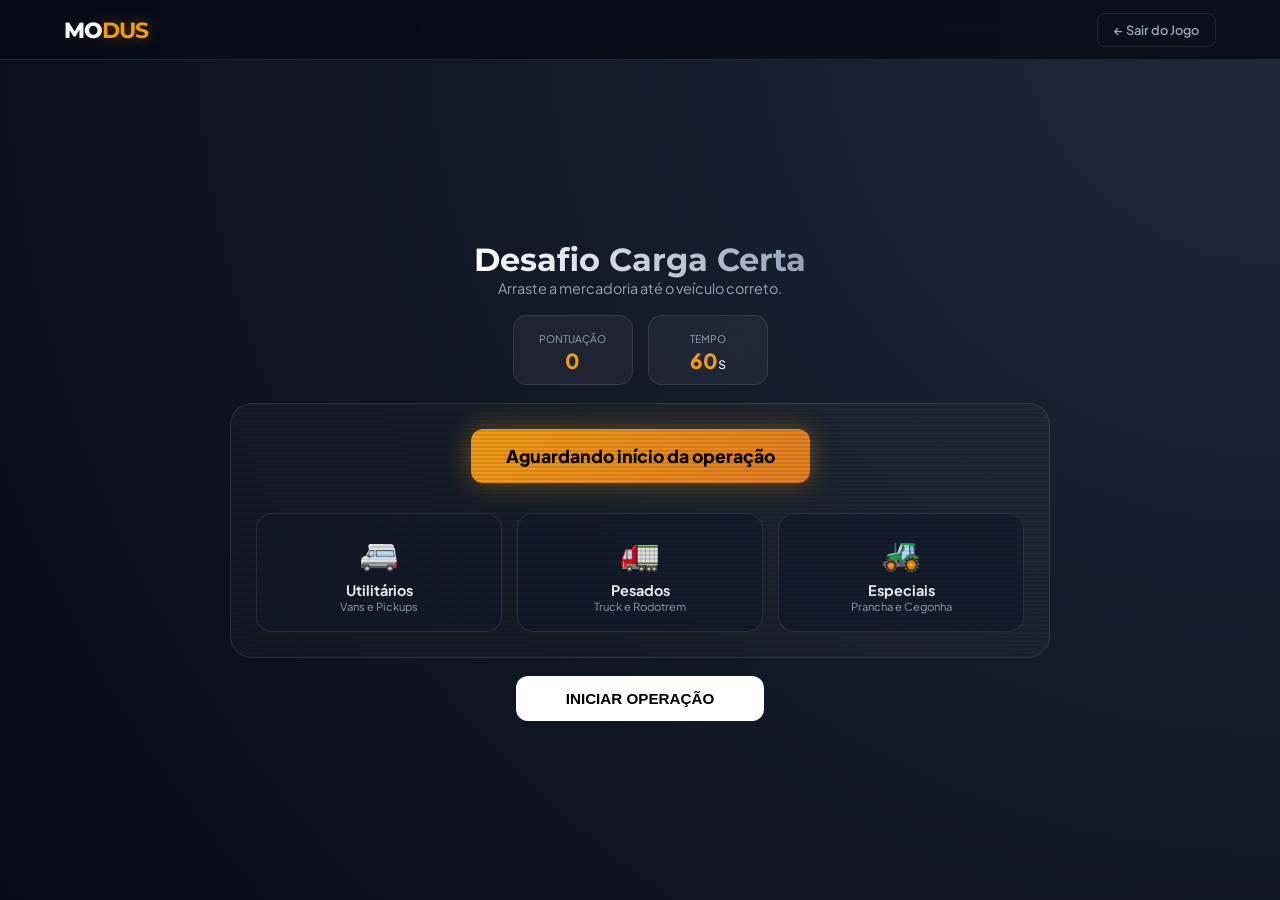
<file: game.html>
<!DOCTYPE html>
<html lang="pt-br">

<head>
    <meta charset="UTF-8">
    <meta name="viewport" content="width=device-width, initial-scale=1.0">
    <title>MODUS Game | Logística em Ação</title>

    <link href="https://fonts.googleapis.com/css2?family=Montserrat:wght@700;800&family=Open+Sans:wght@400;600&display=swap" rel="stylesheet">
    <link rel="stylesheet" href="css/game.css">
</head>

<body>

    <!-- NAV -->
    <nav class="game-nav">
        <div class="logo">MO<strong>DUS</strong></div>
        <a href="index.html" class="back-link">← Sair do Jogo</a>
    </nav>

    <!-- GAME -->
    <div class="game-wrapper">

        <header class="game-header">
            <h1>Desafio Carga Certa</h1>
            <p>Arraste a mercadoria até o veículo correto.</p>
        </header>

        <!-- STATS -->
        <div class="stats-container">
            <div class="stat-card">
                <span>Pontuação</span>
                <div id="score">0</div>
            </div>

            <div class="stat-card">
                <span>Tempo</span>
                <div><span id="timer">60</span>s</div>
            </div>
        </div>

        <!-- ARENA -->
        <div class="arena">

            <div class="cargo-box">
                <div id="drag-item" class="cargo-element" draggable="false">
                    Aguardando início da operação
                </div>
            </div>

            <div class="drop-zones">

                <div class="zone" data-target="leves">
                    <span class="icon">🚐</span>
                    <strong>Utilitários</strong>
                    <small>Vans e Pickups</small>
                </div>

                <div class="zone" data-target="pesados">
                    <span class="icon">🚛</span>
                    <strong>Pesados</strong>
                    <small>Truck e Rodotrem</small>
                </div>

                <div class="zone" data-target="especiais">
                    <span class="icon">🚜</span>
                    <strong>Especiais</strong>
                    <small>Prancha e Cegonha</small>
                </div>

            </div>
        </div>

        <!-- CONTROLES -->
        <div class="controls">
            <button id="btn-play">Iniciar Operação</button>
        </div>

    </div>

    <script src="js/game.js"></script>
</body>

</html>
</file>
<file: css/game.css>
/* MODUS GAME - ULTRA EDITION 2026 */
@import url('https://fonts.googleapis.com/css2?family=Montserrat:wght@700;800&family=Plus+Jakarta+Sans:wght@400;500;600;700&display=swap');

:root {
    --primary: #f39c12;
    --primary-glow: rgba(243, 156, 18, 0.4);
    --dark-bg: #070b14;
    --card-bg: rgba(255, 255, 255, 0.05);
    --glass-border: rgba(255, 255, 255, 0.1);
    --text-main: #f8fafc;
    --text-dim: #94a3b8;
    --accent-blue: #38bdf8;
    --success: #22c55e;
    --error: #ef4444;
}

* {
    margin: 0;
    padding: 0;
    box-sizing: border-box;
}

body {
    background: radial-gradient(circle at top right, #1e293b, #070b14);
    color: var(--text-main);
    font-family: 'Plus Jakarta Sans', sans-serif;
    height: 100vh;
    overflow: hidden;
    display: flex;
    flex-direction: column;
}

/* NAVBAR */
.game-nav {
    display: flex;
    justify-content: space-between;
    align-items: center;
    padding: 0 5%;
    height: 60px;
    background: rgba(7, 11, 20, 0.8);
    backdrop-filter: blur(12px);
    border-bottom: 1px solid var(--glass-border);
}

.logo {
    font-family: 'Montserrat';
    font-weight: 800;
    font-size: 1.4rem;
    letter-spacing: -1px;
}

.logo strong {
    color: var(--primary);
    text-shadow: 0 0 15px var(--primary-glow);
}

.back-link {
    color: var(--text-dim);
    text-decoration: none;
    font-size: 0.8rem;
    font-weight: 600;
    transition: 0.3s;
    border: 1px solid var(--glass-border);
    padding: 8px 16px;
    border-radius: 8px;
}

.back-link:hover {
    color: #fff;
    background: var(--glass-border);
}

/* WRAPPER */
.game-wrapper {
    flex: 1;
    display: flex;
    flex-direction: column;
    justify-content: center;
    align-items: center;
    gap: 18px;
    padding: 20px;
}

/* HEADER */
.game-header {
    text-align: center;
}

.game-header h1 {
    font-family: 'Montserrat';
    font-size: 2rem;
    background: linear-gradient(to right, #fff, #94a3b8);
    -webkit-background-clip: text;
    -webkit-text-fill-color: transparent;
}

.game-header p {
    color: var(--text-dim);
    font-size: 0.9rem;
}

/* STATS */
.stats-container {
    display: flex;
    gap: 15px;
}

.stat-card {
    background: var(--card-bg);
    backdrop-filter: blur(10px);
    border: 1px solid var(--glass-border);
    padding: 10px 22px;
    border-radius: 14px;
    text-align: center;
    min-width: 120px;
}

.stat-card span {
    font-size: 0.65rem;
    text-transform: uppercase;
    color: var(--text-dim);
}

#score, #timer {
    font-size: 1.3rem;
    font-weight: 800;
    color: var(--primary);
}

/* ARENA */
.arena {
    width: 100%;
    max-width: 820px;
    background: rgba(255, 255, 255, 0.03);
    border: 1px solid var(--glass-border);
    border-radius: 22px;
    padding: 25px;
    position: relative;
}

/* ITEM */
.cargo-box {
    display: flex;
    justify-content: center;
    margin-bottom: 30px;
}

.cargo-element {
    background: linear-gradient(135deg, var(--primary), #e67e22);
    color: #000;
    padding: 16px 35px;
    border-radius: 12px;
    font-weight: 800;
    font-size: 1.1rem;
    cursor: grab;
    box-shadow: 0 0 25px var(--primary-glow);
    transition: 0.3s;
}

.cargo-element:active {
    transform: scale(0.95);
    cursor: grabbing;
}

/* ZONAS */
.drop-zones {
    display: grid;
    grid-template-columns: repeat(3, 1fr);
    gap: 15px;
}

.zone {
    background: rgba(15, 23, 42, 0.5);
    border: 1px solid var(--glass-border);
    padding: 18px 10px;
    border-radius: 16px;
    transition: 0.25s;
    display: flex;
    flex-direction: column;
    align-items: center;
}

.zone .icon {
    font-size: 2rem;
    margin-bottom: 8px;
}

.zone strong {
    font-size: 0.9rem;
}

.zone small {
    font-size: 0.7rem;
    color: var(--text-dim);
}

/* HOVER CORRETO (JS usa drag-over) */
.zone.drag-over {
    background: rgba(56, 189, 248, 0.1);
    border-color: var(--accent-blue);
    transform: translateY(-4px);
}

/* FEEDBACK */
.zone.correct {
    background: rgba(34, 197, 94, 0.2);
    border-color: var(--success);
}

.zone.error {
    background: rgba(239, 68, 68, 0.2);
    border-color: var(--error);
}

/* BOTÃO */
.controls {
    display: flex;
    justify-content: center;
}

#btn-play {
    background: #fff;
    color: #000;
    border: none;
    padding: 14px 50px;
    font-size: 0.95rem;
    font-weight: 800;
    border-radius: 12px;
    cursor: pointer;
    transition: 0.3s;
    text-transform: uppercase;
}

#btn-play:hover {
    background: var(--primary);
    transform: scale(1.05);
    box-shadow: 0 0 30px var(--primary-glow);
}

/* BOTÃO DESABILITADO */
#btn-play:disabled {
    background: #9ca3af;
    cursor: not-allowed;
    box-shadow: none;
    transform: none;
}

/* SCANLINE */
.arena::before {
    content: "";
    position: absolute;
    inset: 0;
    background:
        linear-gradient(rgba(18,16,16,0) 50%, rgba(0,0,0,0.1) 50%),
        linear-gradient(90deg, rgba(255,0,0,0.02), rgba(0,255,0,0.01), rgba(0,0,255,0.02));
    background-size: 100% 4px, 3px 100%;
    pointer-events: none;
    border-radius: 22px;
}
</file>
